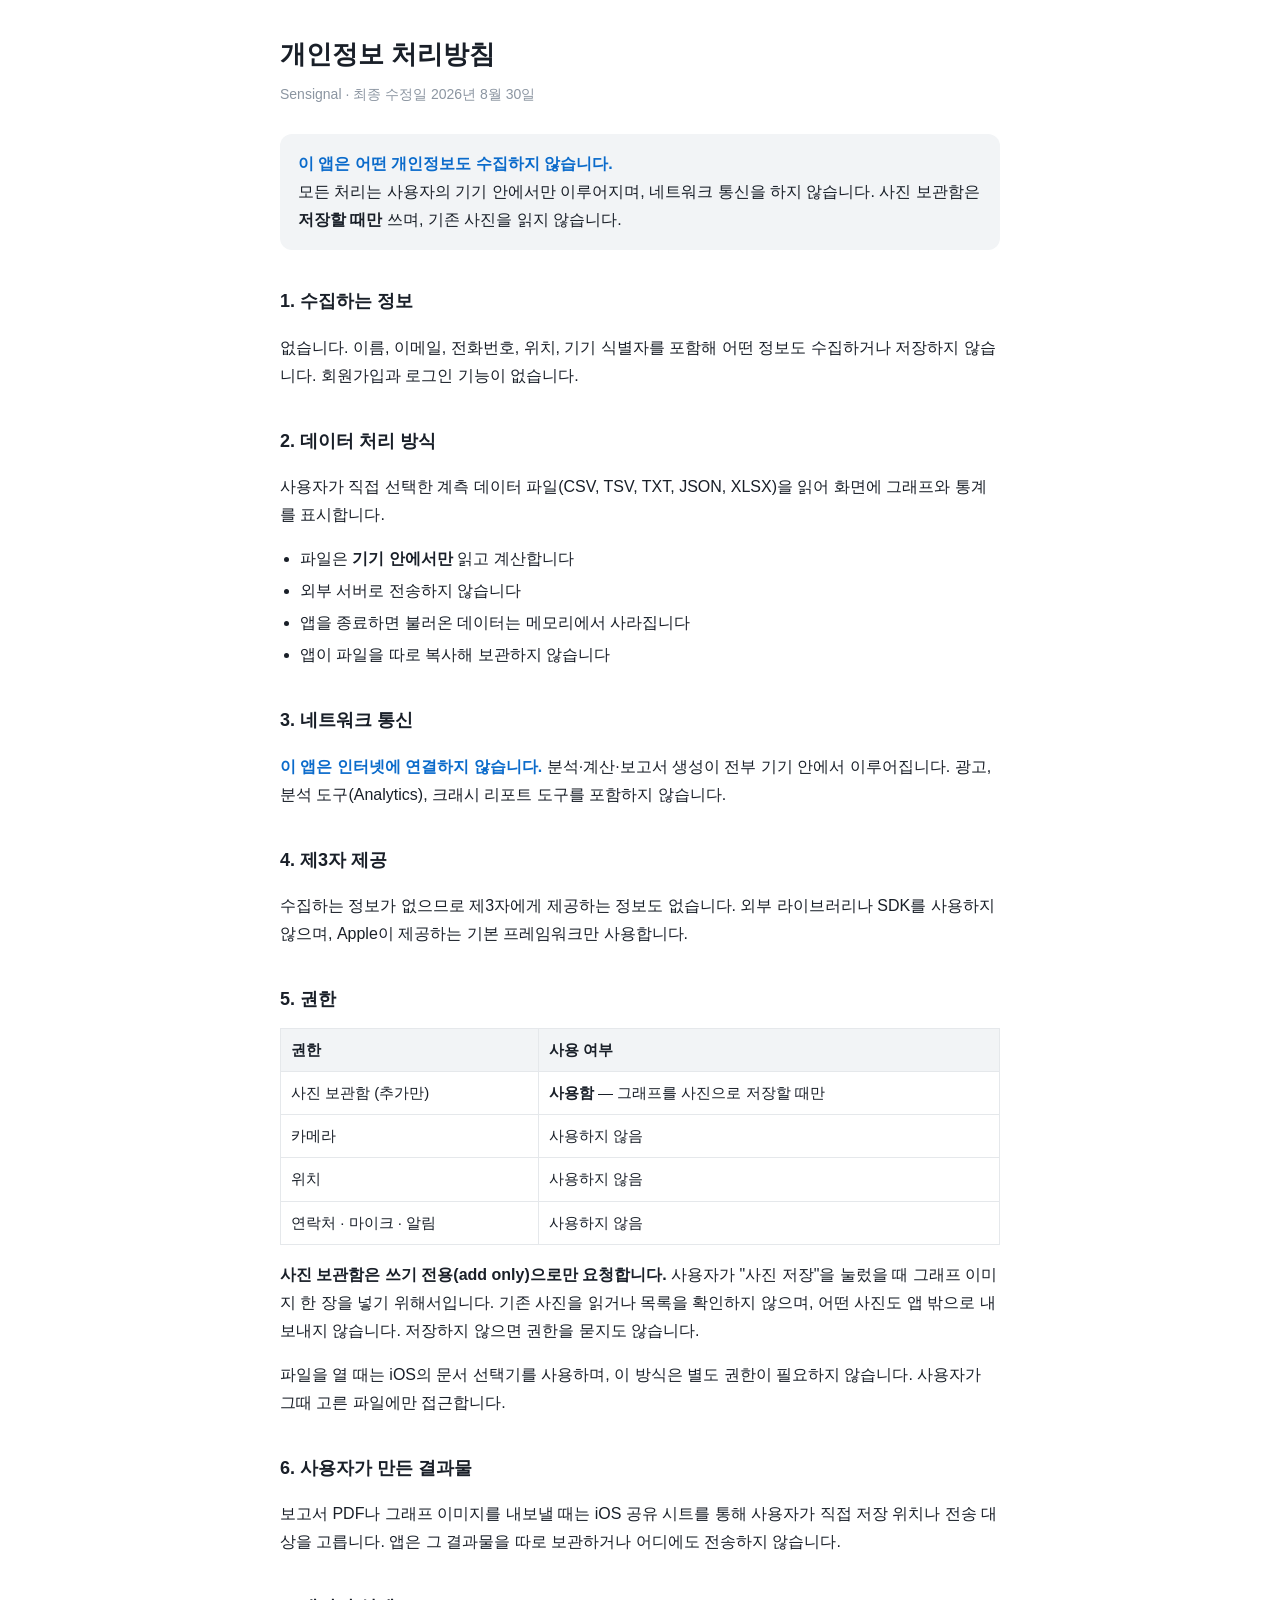
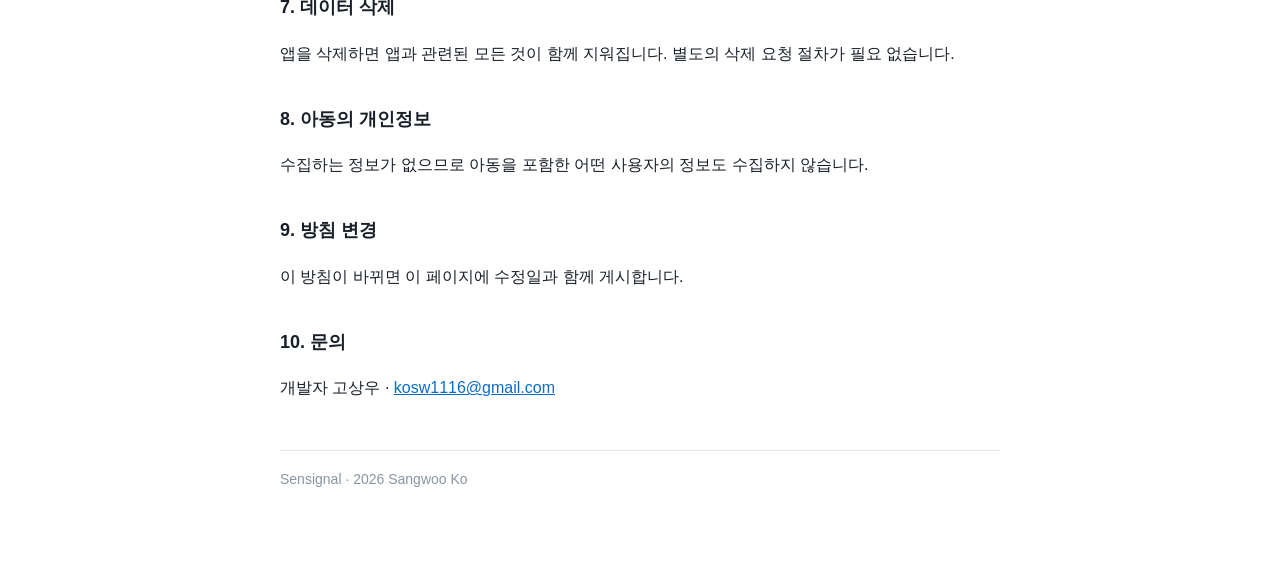
<file: Privacy.html>
<!DOCTYPE html>
<html lang="ko">
<head>
<meta charset="utf-8">
<meta name="viewport" content="width=device-width, initial-scale=1">
<title>Sensignal 개인정보 처리방침</title>
<style>
  :root { color-scheme: light dark; }
  body {
    max-width: 720px; margin: 0 auto; padding: 32px 20px 80px;
    font: 16px/1.75 -apple-system, BlinkMacSystemFont, "Segoe UI",
          "Apple SD Gothic Neo", "Malgun Gothic", sans-serif;
    color: #191F28; background: #fff;
  }
  h1 { font-size: 26px; margin: 0 0 4px; }
  h2 { font-size: 18px; margin: 36px 0 8px; }
  .sub { color: #8B95A1; font-size: 14px; margin: 0 0 28px; }
  .box { background: #F2F4F6; border-radius: 12px; padding: 16px 18px; margin: 20px 0; }
  .strong { font-weight: 700; color: #0B6BCB; }
  ul { padding-left: 20px; }
  li { margin: 4px 0; }
  table { border-collapse: collapse; width: 100%; margin: 12px 0; font-size: 15px; }
  th, td { border: 1px solid #E5E8EB; padding: 8px 10px; text-align: left; }
  th { background: #F2F4F6; font-weight: 700; }
  footer { margin-top: 48px; padding-top: 16px; border-top: 1px solid #E5E8EB;
           color: #8B95A1; font-size: 14px; }
  a { color: #0B6BCB; }
  @media (prefers-color-scheme: dark) {
    body { color: #F2F2F7; background: #000; }
    .box { background: #1C1C1E; }
    th { background: #1C1C1E; }
    th, td { border-color: #38383A; }
    footer { border-color: #38383A; }
    .strong { color: #3B9EFF; }
    a { color: #3B9EFF; }
  }
</style>
</head>
<body>

<h1>개인정보 처리방침</h1>
<p class="sub">Sensignal · 최종 수정일 2026년 8월 30일</p>

<div class="box">
  <p style="margin:0"><span class="strong">이 앱은 어떤 개인정보도 수집하지 않습니다.</span><br>
  모든 처리는 사용자의 기기 안에서만 이루어지며, 네트워크 통신을 하지 않습니다.
  사진 보관함은 <strong>저장할 때만</strong> 쓰며, 기존 사진을 읽지 않습니다.</p>
</div>

<h2>1. 수집하는 정보</h2>
<p>없습니다. 이름, 이메일, 전화번호, 위치, 기기 식별자를 포함해
어떤 정보도 수집하거나 저장하지 않습니다.
회원가입과 로그인 기능이 없습니다.</p>

<h2>2. 데이터 처리 방식</h2>
<p>사용자가 직접 선택한 계측 데이터 파일(CSV, TSV, TXT, JSON, XLSX)을 읽어
화면에 그래프와 통계를 표시합니다.</p>
<ul>
  <li>파일은 <strong>기기 안에서만</strong> 읽고 계산합니다</li>
  <li>외부 서버로 전송하지 않습니다</li>
  <li>앱을 종료하면 불러온 데이터는 메모리에서 사라집니다</li>
  <li>앱이 파일을 따로 복사해 보관하지 않습니다</li>
</ul>

<h2>3. 네트워크 통신</h2>
<p><span class="strong">이 앱은 인터넷에 연결하지 않습니다.</span>
분석·계산·보고서 생성이 전부 기기 안에서 이루어집니다.
광고, 분석 도구(Analytics), 크래시 리포트 도구를 포함하지 않습니다.</p>

<h2>4. 제3자 제공</h2>
<p>수집하는 정보가 없으므로 제3자에게 제공하는 정보도 없습니다.
외부 라이브러리나 SDK를 사용하지 않으며, Apple이 제공하는 기본 프레임워크만 사용합니다.</p>

<h2>5. 권한</h2>
<table>
  <tr><th>권한</th><th>사용 여부</th></tr>
  <tr><td>사진 보관함 (추가만)</td><td><strong>사용함</strong> — 그래프를 사진으로 저장할 때만</td></tr>
  <tr><td>카메라</td><td>사용하지 않음</td></tr>
  <tr><td>위치</td><td>사용하지 않음</td></tr>
  <tr><td>연락처 · 마이크 · 알림</td><td>사용하지 않음</td></tr>
</table>

<p><strong>사진 보관함은 쓰기 전용(add only)으로만 요청합니다.</strong>
사용자가 "사진 저장"을 눌렀을 때 그래프 이미지 한 장을 넣기 위해서입니다.
기존 사진을 읽거나 목록을 확인하지 않으며, 어떤 사진도 앱 밖으로 내보내지 않습니다.
저장하지 않으면 권한을 묻지도 않습니다.</p>

<p>파일을 열 때는 iOS의 문서 선택기를 사용하며, 이 방식은 별도 권한이 필요하지 않습니다.
사용자가 그때 고른 파일에만 접근합니다.</p>

<h2>6. 사용자가 만든 결과물</h2>
<p>보고서 PDF나 그래프 이미지를 내보낼 때는 iOS 공유 시트를 통해
사용자가 직접 저장 위치나 전송 대상을 고릅니다.
앱은 그 결과물을 따로 보관하거나 어디에도 전송하지 않습니다.</p>

<h2>7. 데이터 삭제</h2>
<p>앱을 삭제하면 앱과 관련된 모든 것이 함께 지워집니다.
별도의 삭제 요청 절차가 필요 없습니다.</p>

<h2>8. 아동의 개인정보</h2>
<p>수집하는 정보가 없으므로 아동을 포함한 어떤 사용자의 정보도 수집하지 않습니다.</p>

<h2>9. 방침 변경</h2>
<p>이 방침이 바뀌면 이 페이지에 수정일과 함께 게시합니다.</p>

<h2>10. 문의</h2>
<p>개발자 고상우 · <a href="mailto:kosw1116@gmail.com">kosw1116@gmail.com</a></p>

<footer>
  Sensignal · 2026 Sangwoo Ko
</footer>

</body>
</html>
</file>
